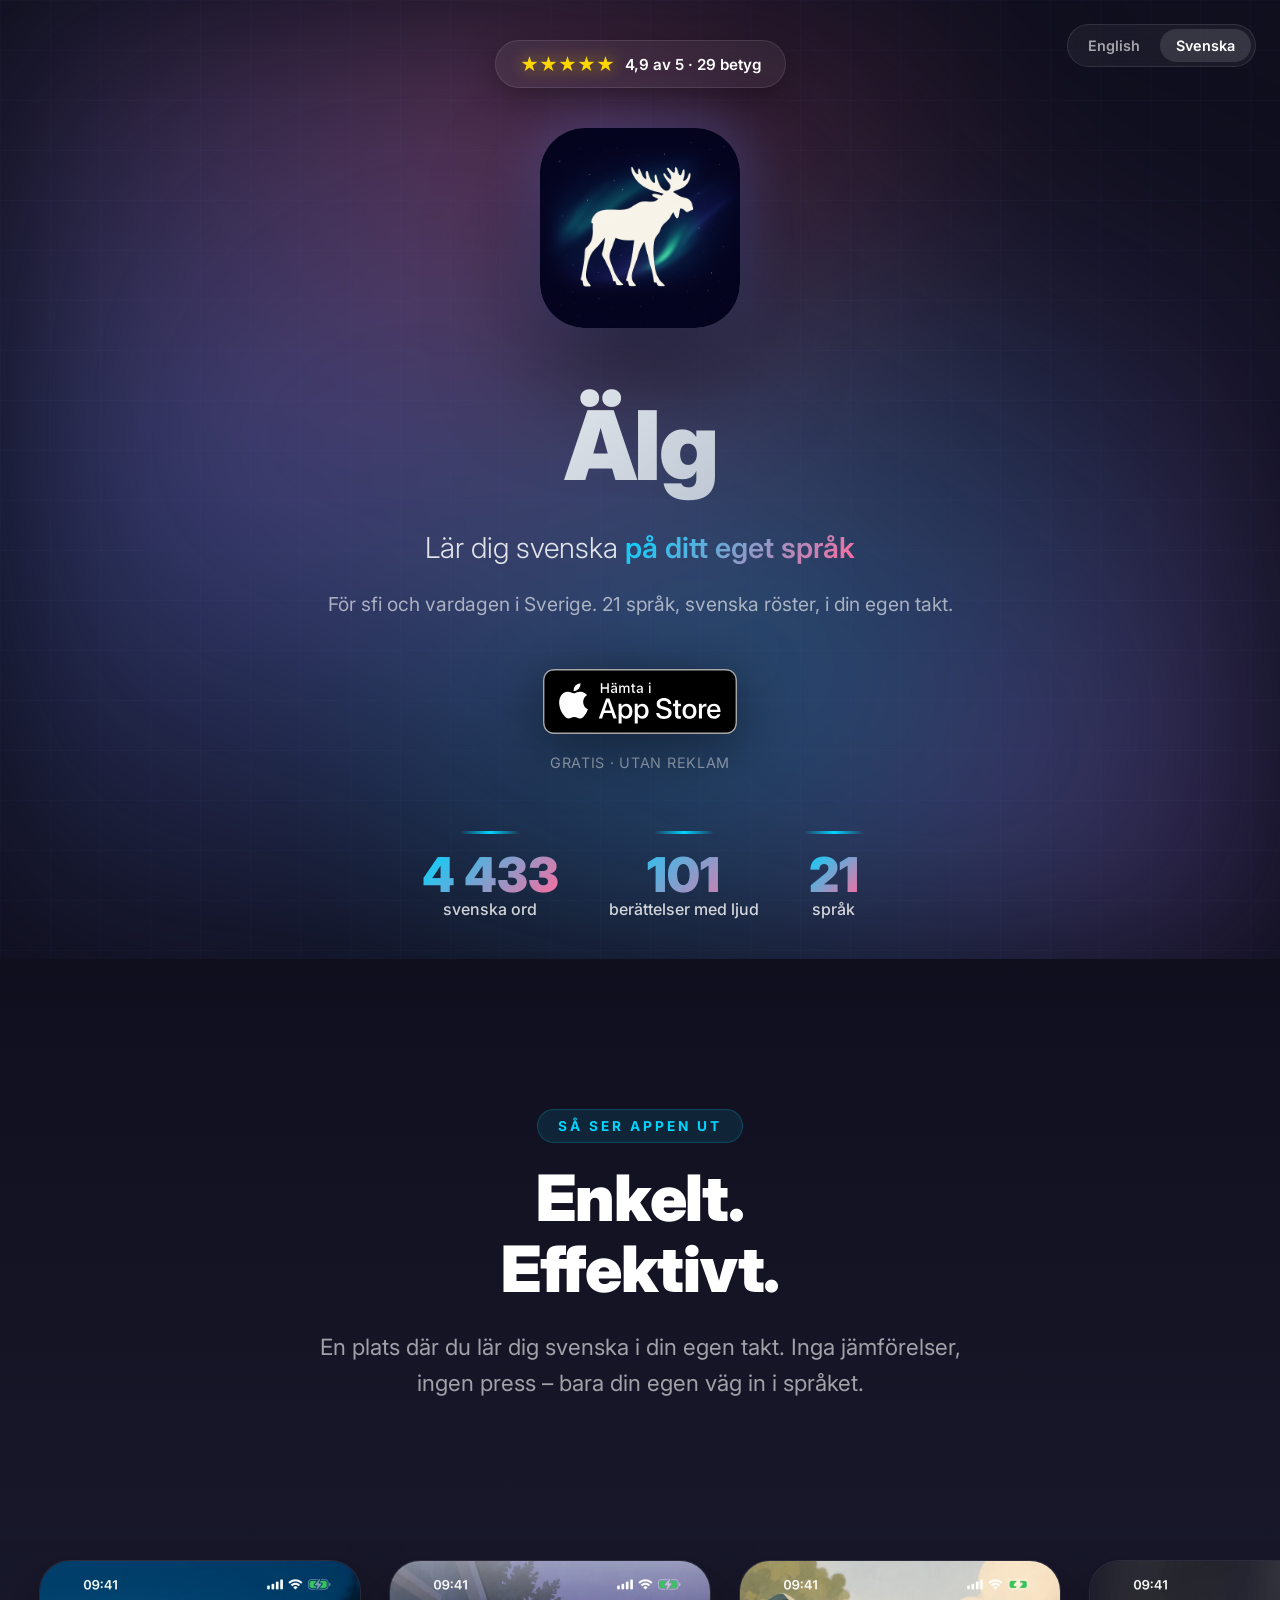
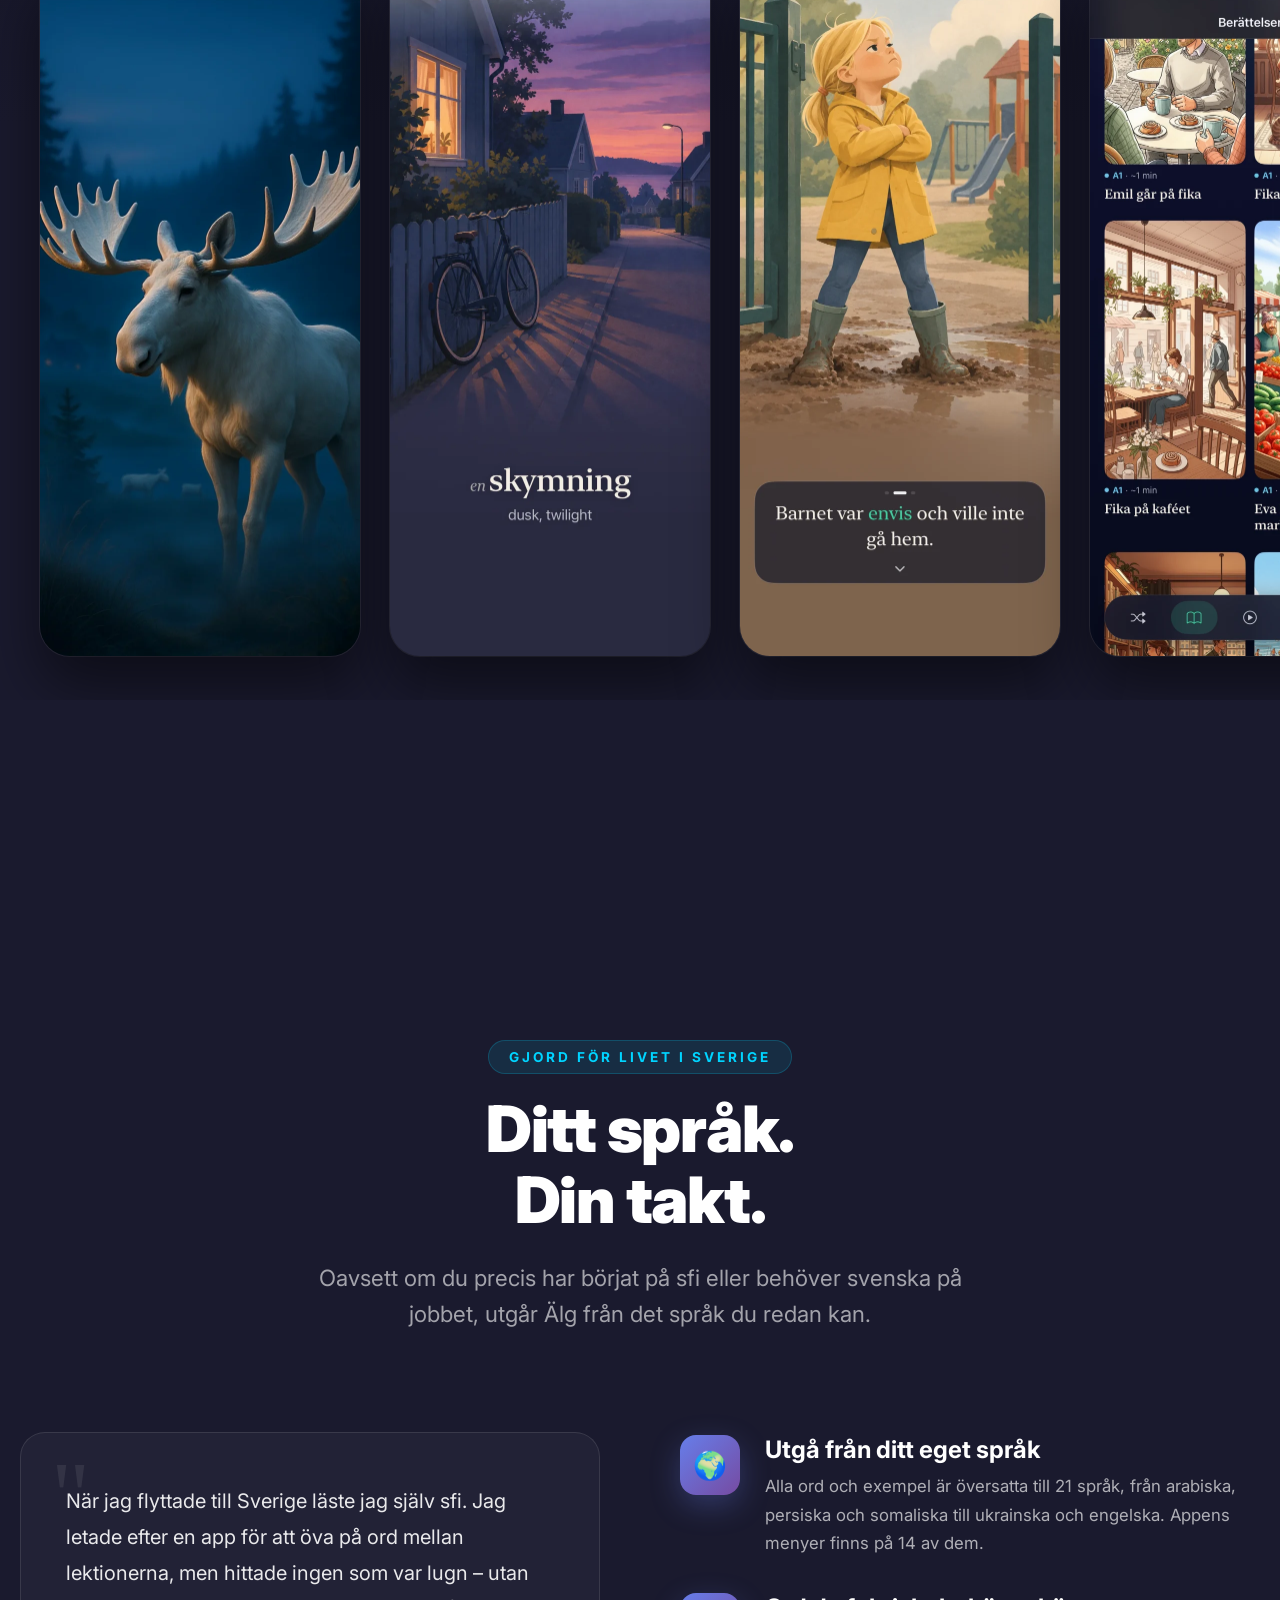
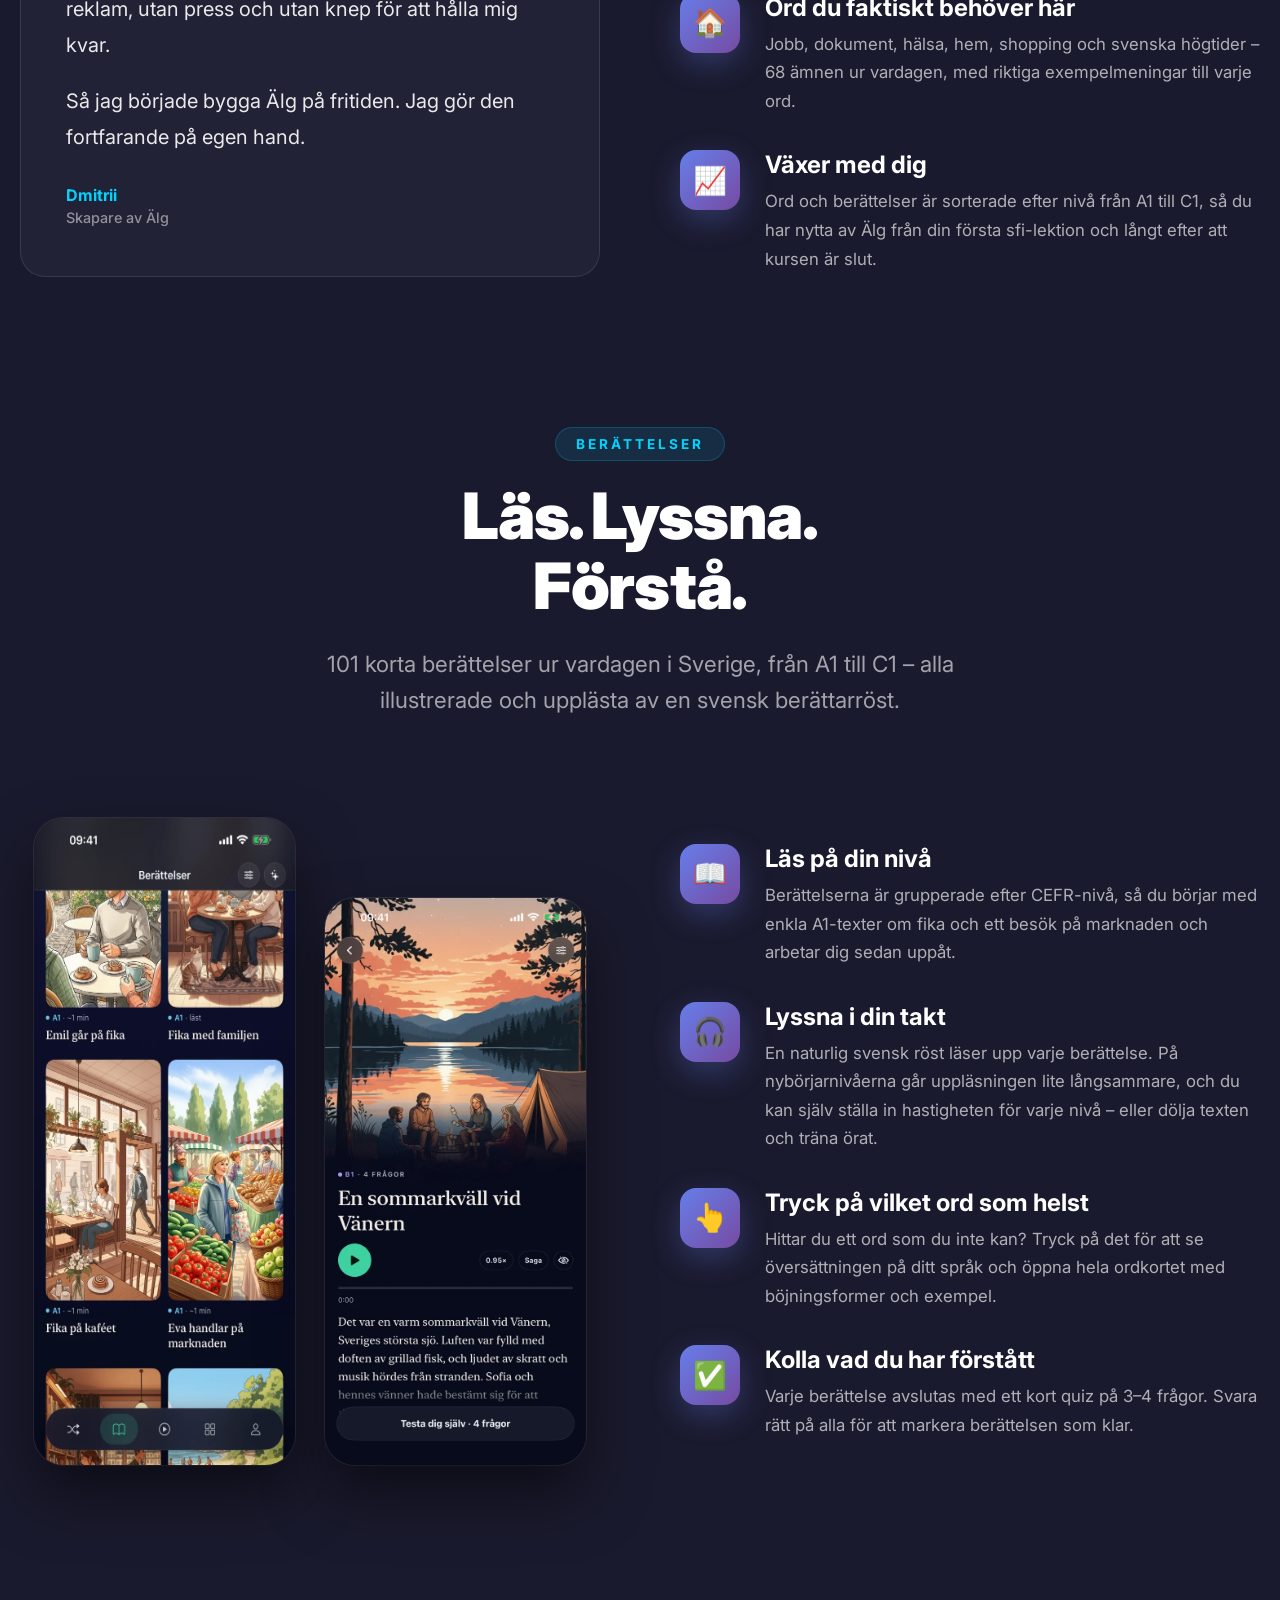
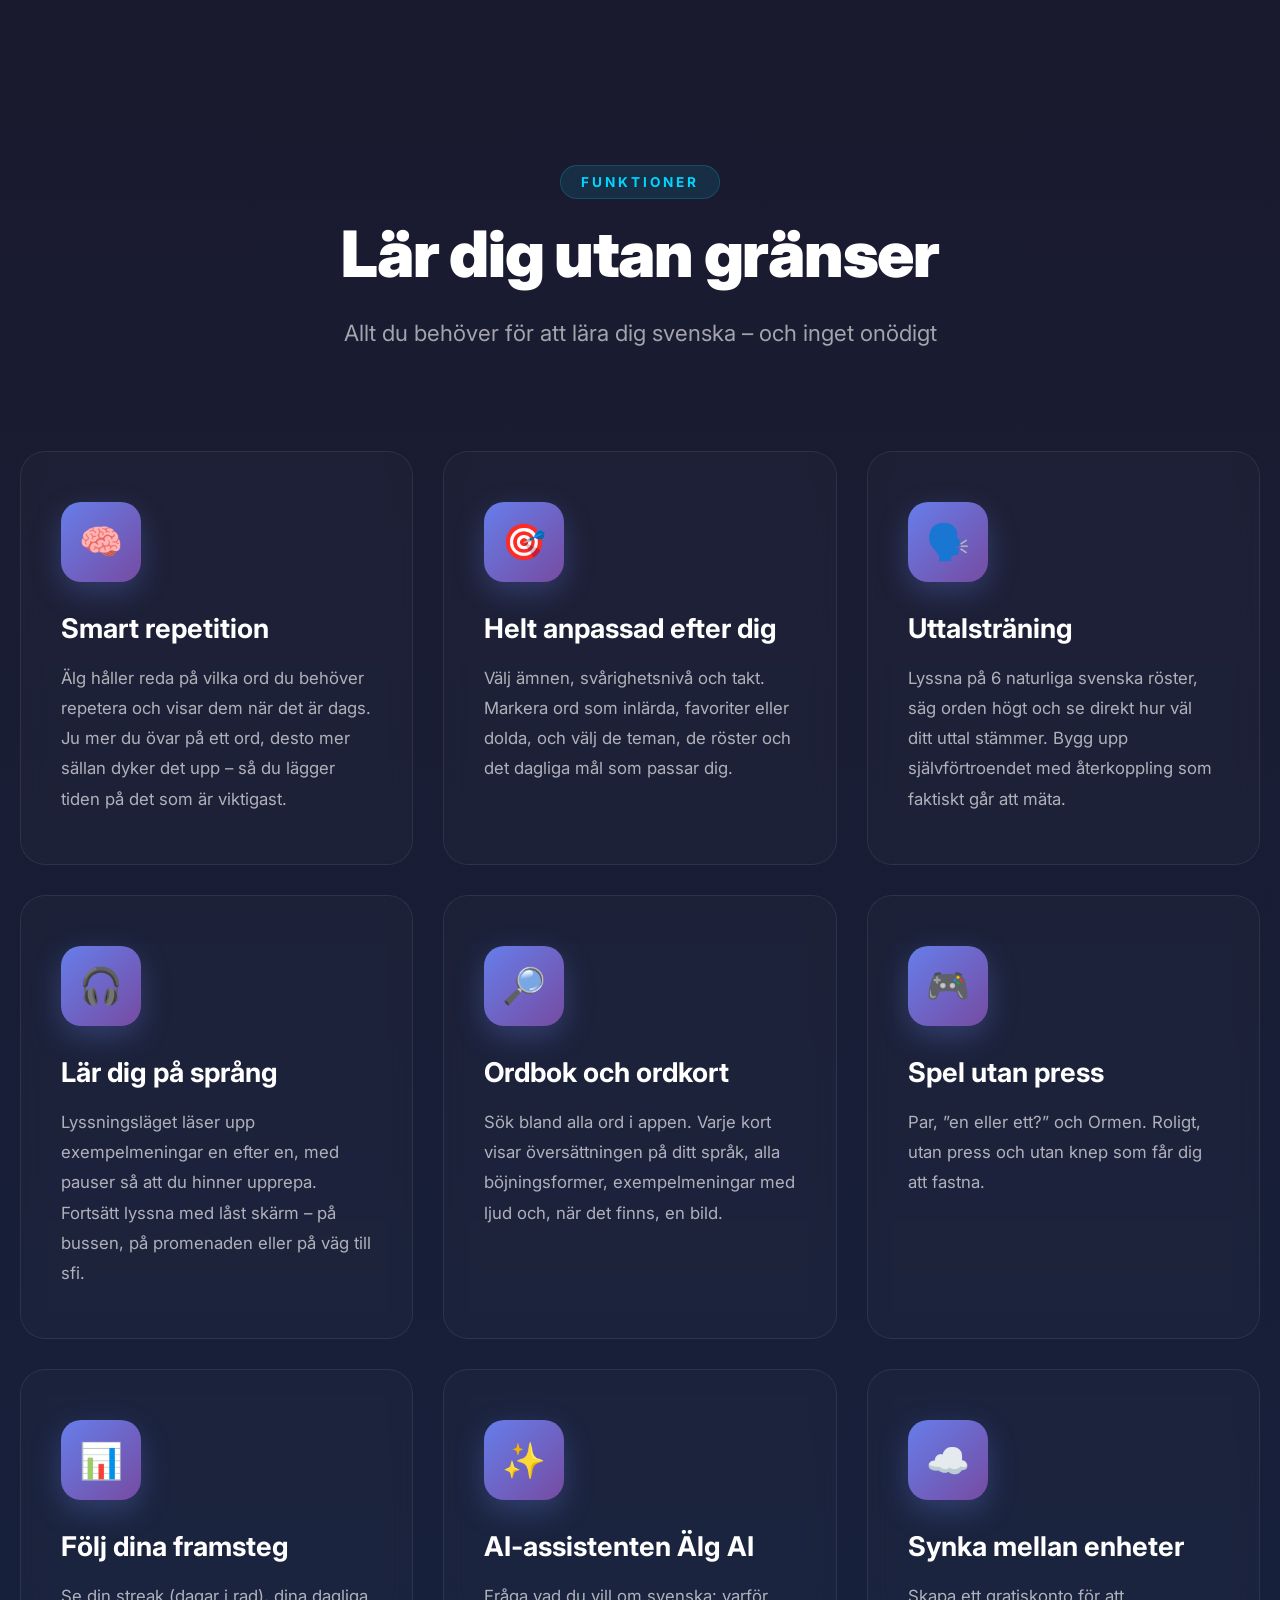
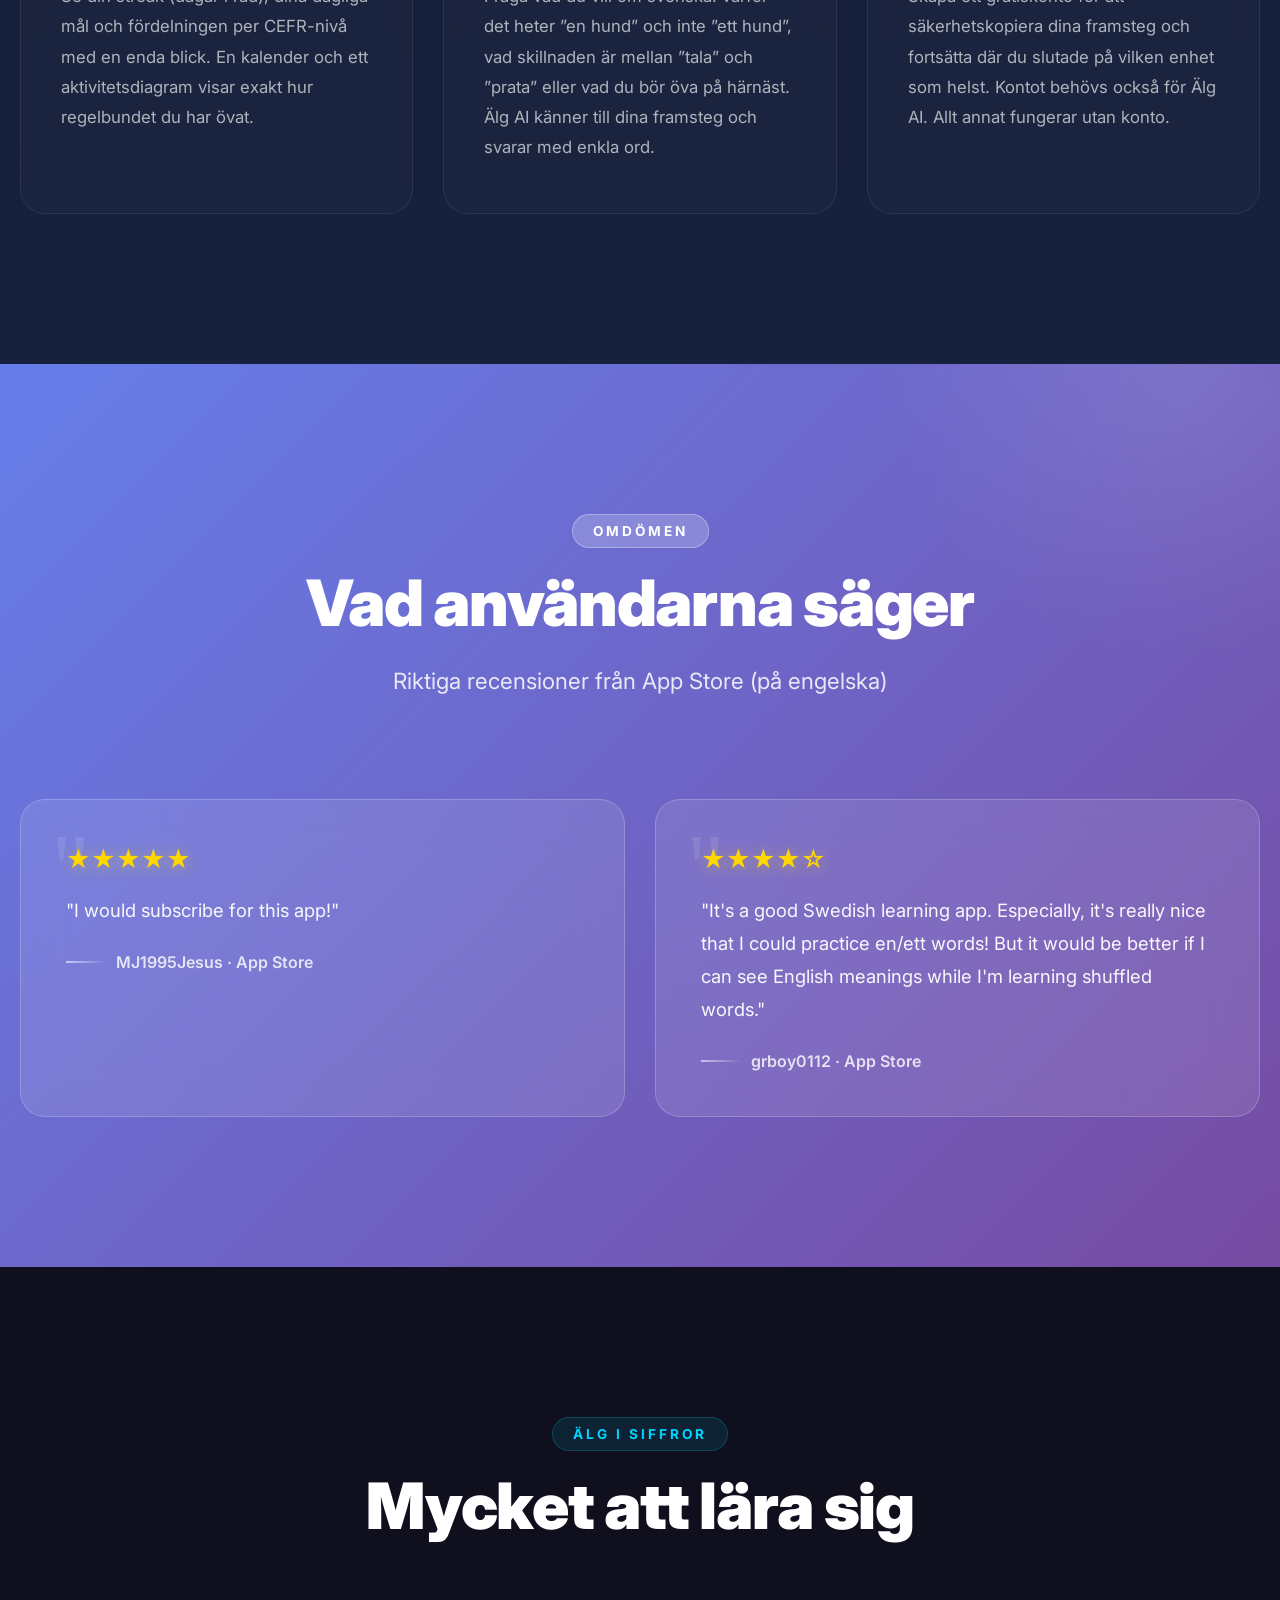
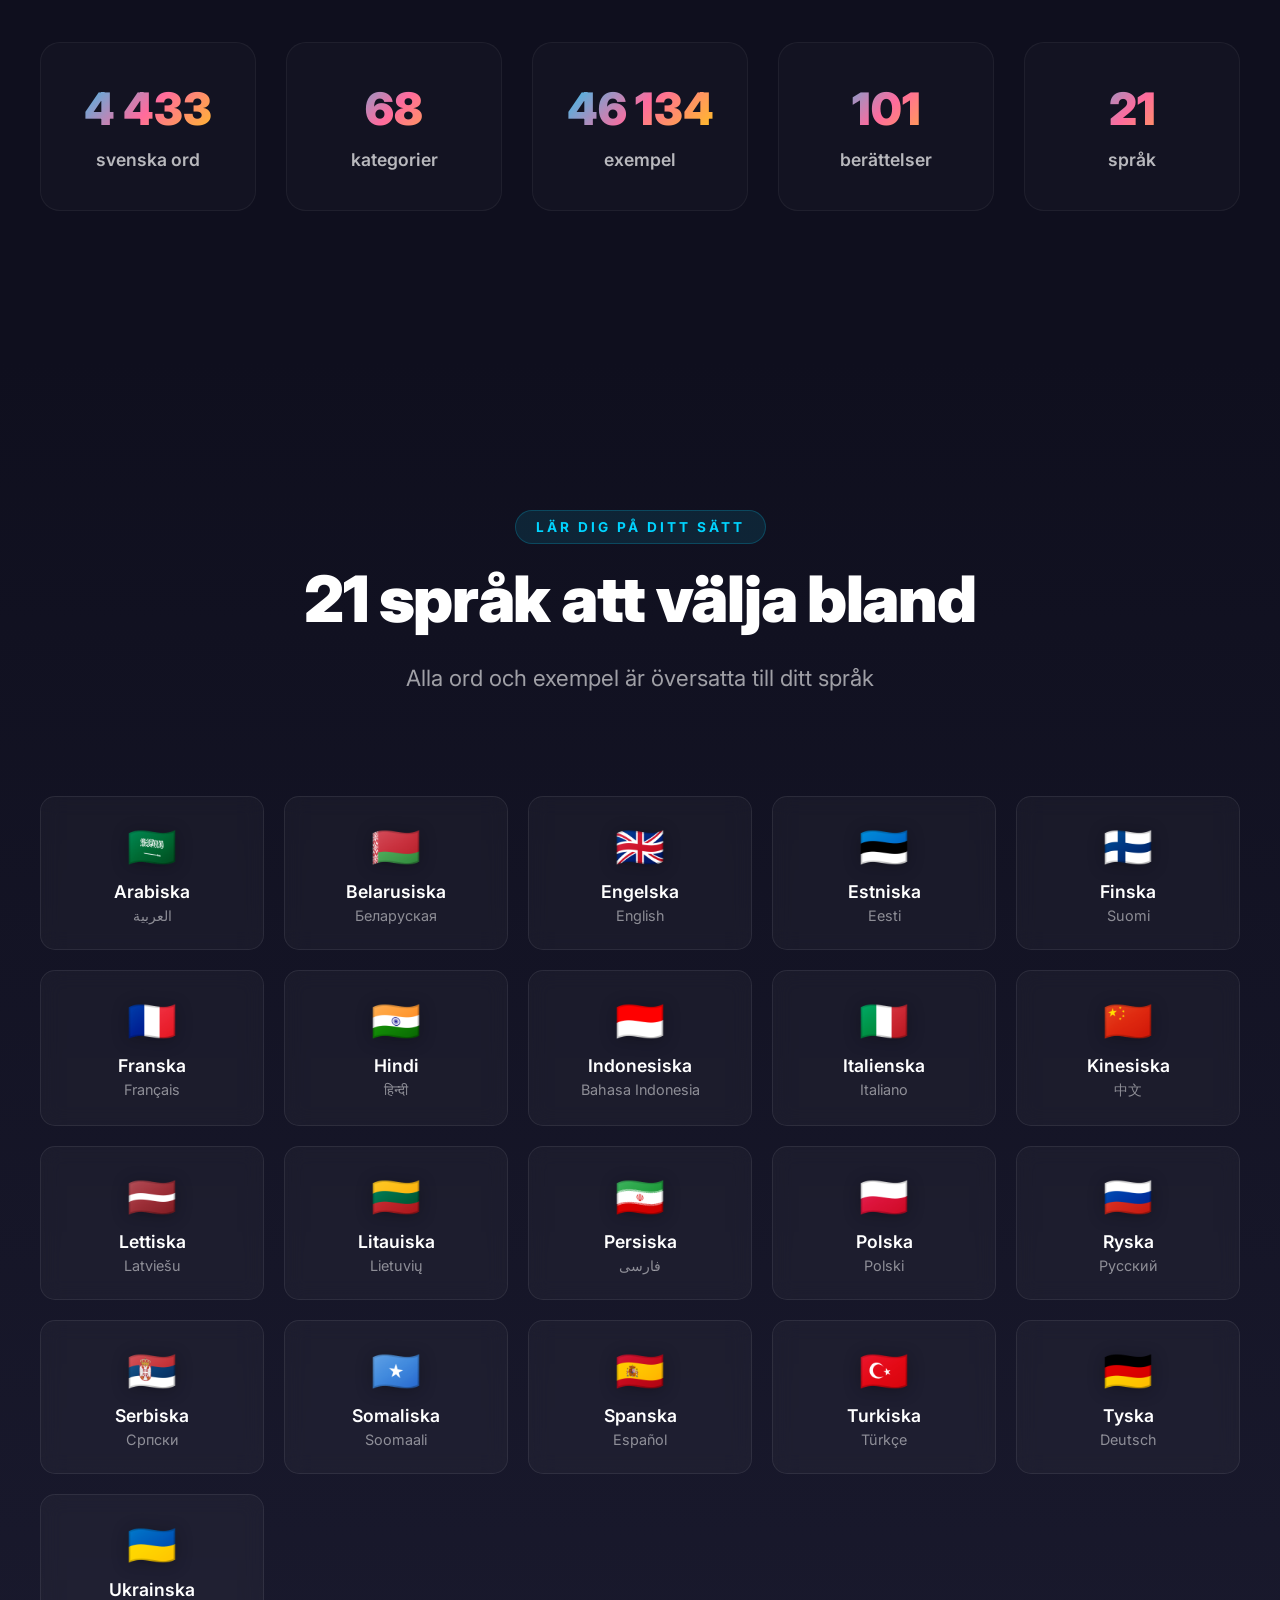
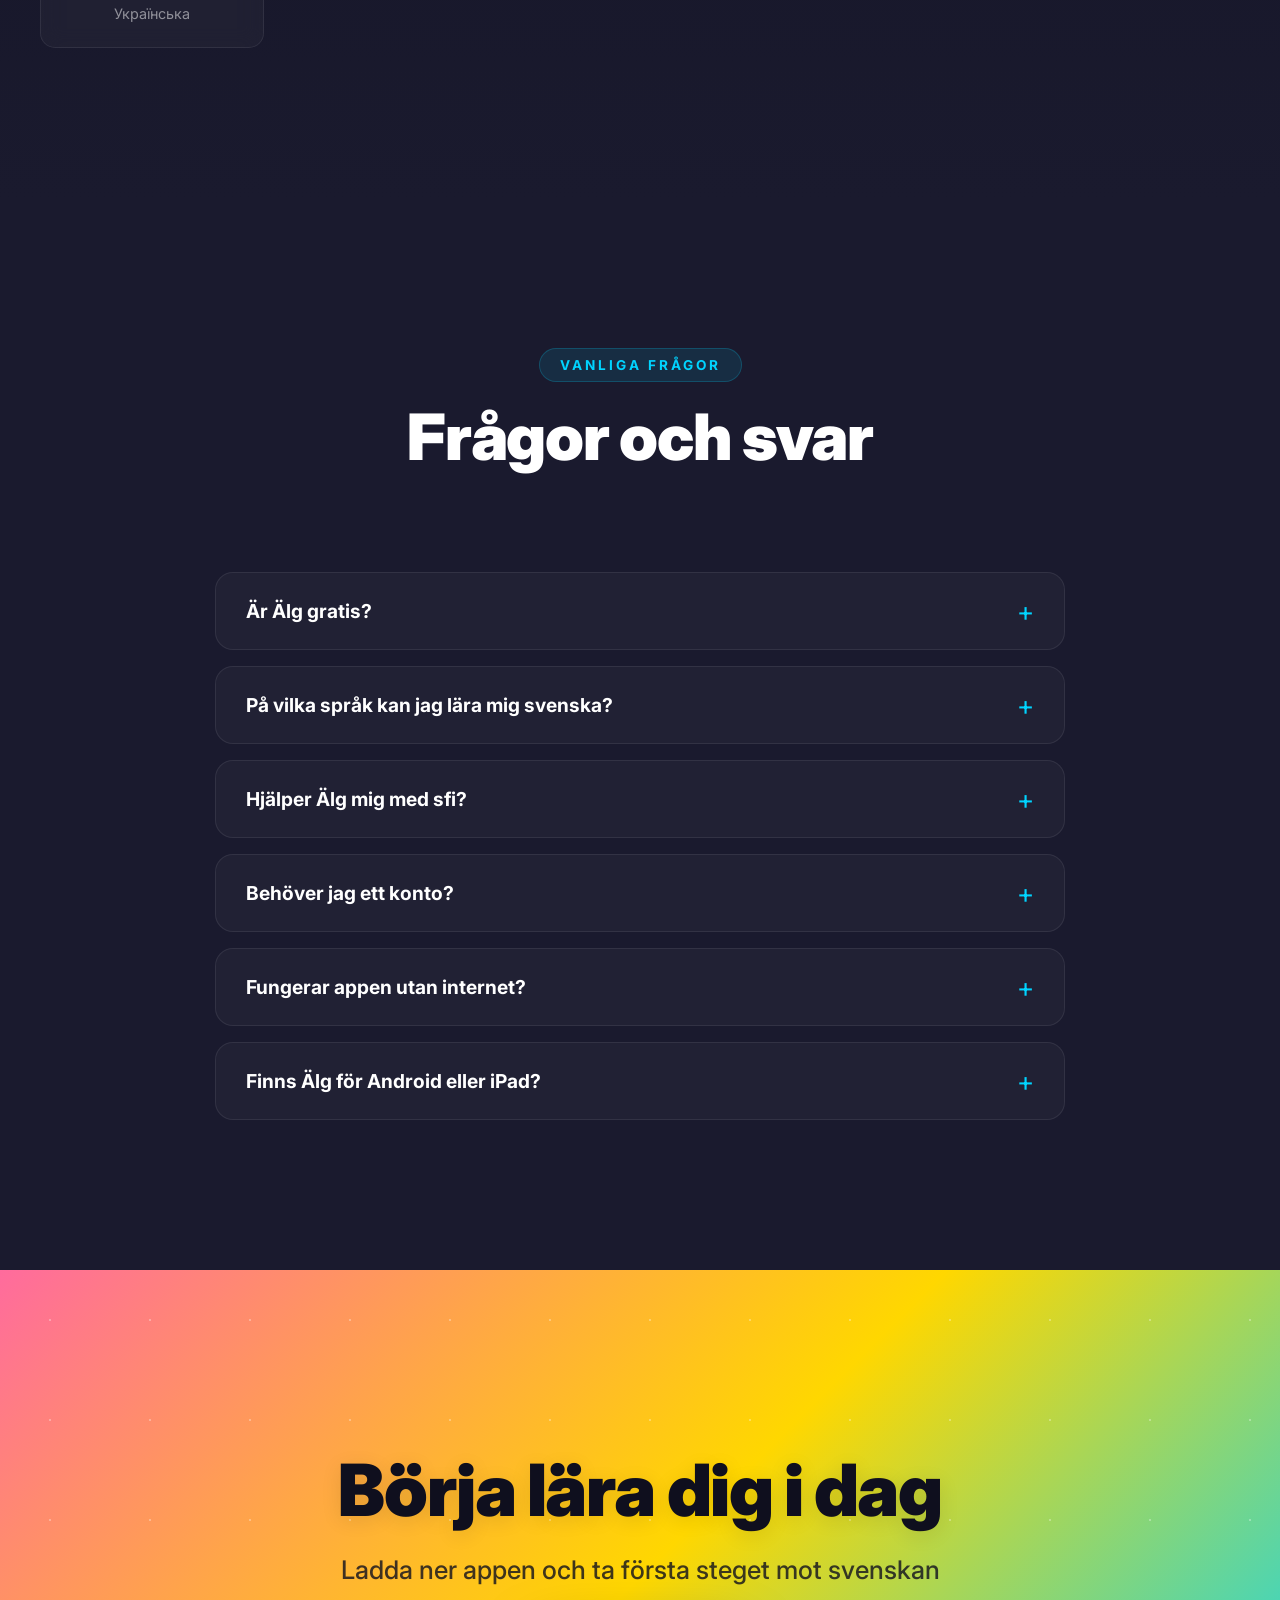
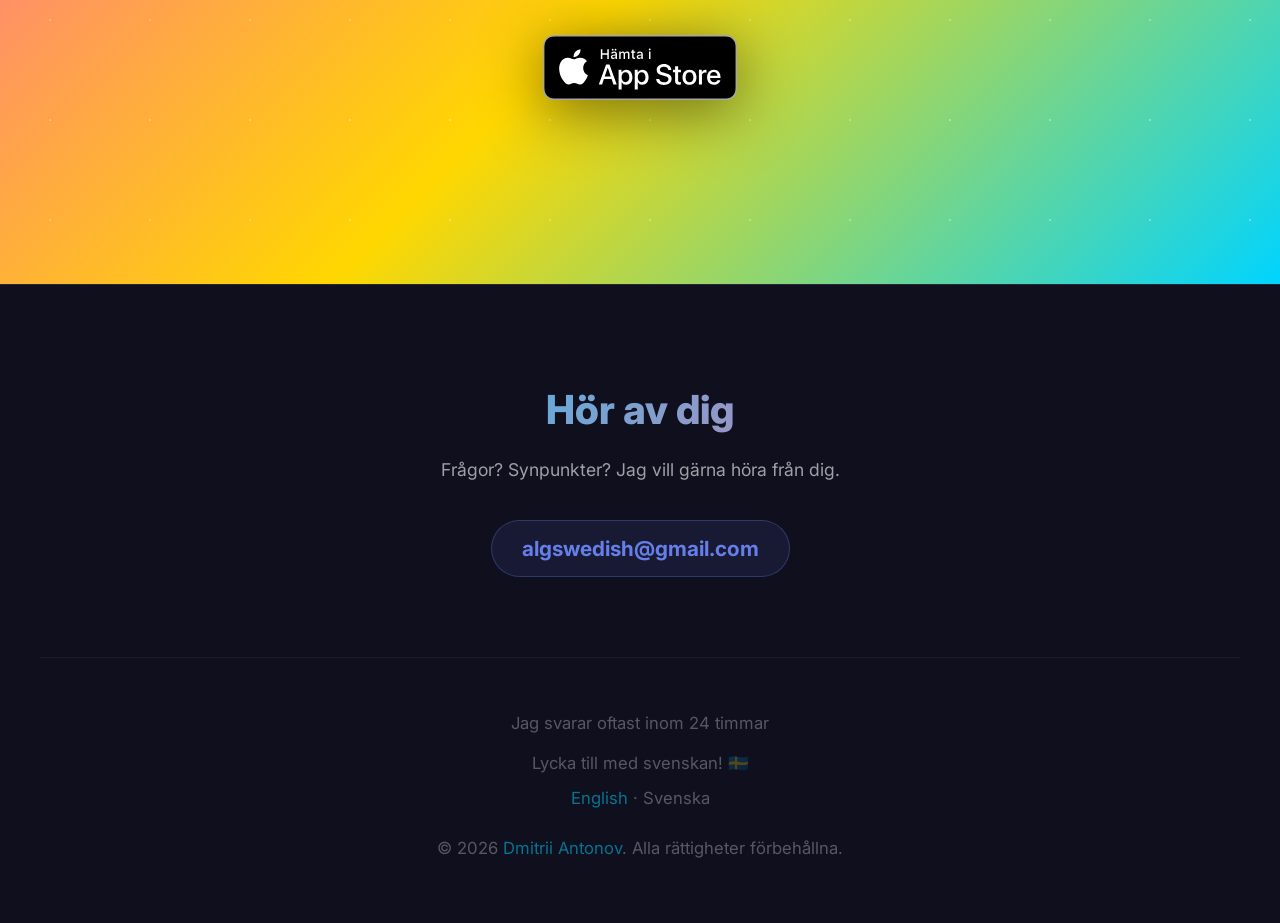
<file: sv/index.html>
<!DOCTYPE html>
<html lang="sv">
<head>
    <meta charset="UTF-8">
    <meta name="viewport" content="width=device-width, initial-scale=1.0">
    <title>Älg – Lär dig svenska på ditt eget språk · Sfi och livet i Sverige</title>

    <meta name="description" content="Lär dig svenska på ditt eget språk – välj bland 21 språk. Gratis, utan reklam. Över 4 000 ord och 101 berättelser med ljud för sfi och livet i Sverige.">
    <link rel="canonical" href="https://antonovdmitriy.github.io/algapp/sv/">
    <link rel="alternate" hreflang="en" href="https://antonovdmitriy.github.io/algapp/">
    <link rel="alternate" hreflang="sv" href="https://antonovdmitriy.github.io/algapp/sv/">
    <link rel="alternate" hreflang="x-default" href="https://antonovdmitriy.github.io/algapp/">

    <!-- Open Graph / Facebook -->
    <meta property="og:type" content="website">
    <meta property="og:site_name" content="Älg">
    <meta property="og:locale" content="sv_SE">
    <meta property="og:locale:alternate" content="en_US">
    <meta property="og:url" content="https://antonovdmitriy.github.io/algapp/sv/">
    <meta property="og:title" content="Älg – Lär dig svenska på ditt eget språk">
    <meta property="og:description" content="Lär dig svenska på ditt eget språk – välj bland 21 språk. Gratis, utan reklam. Över 4 000 ord och 101 berättelser med ljud för sfi och livet i Sverige.">
    <meta property="og:image" content="https://antonovdmitriy.github.io/algapp/images/og-cover.jpg">
    <meta property="og:image:width" content="1200">
    <meta property="og:image:height" content="630">
    <meta property="og:image:alt" content="Appen Älg: lär dig svenska på ditt eget språk. 21 språk, gratis, utan reklam.">

    <!-- Twitter -->
    <meta name="twitter:card" content="summary_large_image">
    <meta name="twitter:title" content="Älg – Lär dig svenska på ditt eget språk">
    <meta name="twitter:description" content="Lär dig svenska på ditt eget språk – välj bland 21 språk. Gratis, utan reklam. Över 4 000 ord och 101 berättelser med ljud för sfi och livet i Sverige.">
    <meta name="twitter:image" content="https://antonovdmitriy.github.io/algapp/images/og-cover.jpg">

    <link rel="stylesheet" href="../styles.css">
    <script type="application/ld+json">
{
    "@context": "https://schema.org",
    "@graph": [
        {
            "@type": "MobileApplication",
            "name": "Älg – Learn Swedish Words",
            "operatingSystem": "iOS 17.0 or later",
            "applicationCategory": "EducationalApplication",
            "url": "https://antonovdmitriy.github.io/algapp/sv/",
            "inLanguage": "sv",
            "installUrl": "https://apps.apple.com/se/app/%C3%A4lg-learn-swedish-words/id6746169818",
            "offers": {
                "@type": "Offer",
                "price": "0",
                "priceCurrency": "SEK"
            }
        },
        {
            "@type": "FAQPage",
            "mainEntity": [
                {
                    "@type": "Question",
                    "name": "Är Älg gratis?",
                    "acceptedAnswer": {
                        "@type": "Answer",
                        "text": "Ja. Älg är gratis att ladda ner och har ingen reklam. Alla ord, berättelser, ljud, spel och repetition är gratis att använda."
                    }
                },
                {
                    "@type": "Question",
                    "name": "På vilka språk kan jag lära mig svenska?",
                    "acceptedAnswer": {
                        "@type": "Answer",
                        "text": "Alla ord och exempel är översatta till 21 språk: arabiska, belarusiska, engelska, estniska, finska, franska, hindi, indonesiska, italienska, kinesiska, lettiska, litauiska, persiska, polska, ryska, serbiska, somaliska, spanska, turkiska, tyska och ukrainska. Appens menyer finns på 14 av dem. Om du väljer belarusiska, estniska, lettiska, litauiska, persiska, serbiska eller somaliska visas översättningarna på ditt språk och menyerna på engelska."
                    }
                },
                {
                    "@type": "Question",
                    "name": "Hjälper Älg mig med sfi?",
                    "acceptedAnswer": {
                        "@type": "Answer",
                        "text": "Älg är ingen officiell sfi-kurs, men appen är gjord för samma mål: svenska för vardagen i Sverige. Öva på orden från lektionerna, lyssna på svenska röster och läs korta berättelser på din nivå, från A1 till C1."
                    }
                },
                {
                    "@type": "Question",
                    "name": "Behöver jag ett konto?",
                    "acceptedAnswer": {
                        "@type": "Answer",
                        "text": "Nej. Du kan använda appen utan konto. Med ett gratiskonto säkerhetskopieras dina framsteg och synkas mellan dina enheter. Kontot behövs också för Älg AI."
                    }
                },
                {
                    "@type": "Question",
                    "name": "Fungerar appen utan internet?",
                    "acceptedAnswer": {
                        "@type": "Answer",
                        "text": "Ord, översättningar och berättelser sparas på din telefon. Ljudet laddas ner första gången du spelar upp det och finns sedan kvar på telefonen, så ett ord som du har lyssnat på en gång går att spela upp även utan internet."
                    }
                },
                {
                    "@type": "Question",
                    "name": "Finns Älg för Android eller iPad?",
                    "acceptedAnswer": {
                        "@type": "Answer",
                        "text": "Älg är gjord för iPhone och kräver iOS 17 eller senare. Det finns ingen Android-version än."
                    }
                }
            ]
        }
    ]
}
    </script>
</head>
<body>
    <!-- Hero Section -->
    <section class="hero">
        <div class="gradient-bg"></div>
        <div class="grid-overlay"></div>

        <nav class="lang-switch" aria-label="Språk">
            <a href="../" hreflang="en" lang="en">English</a>
            <span class="lang-current" aria-current="page">Svenska</span>
        </nav>

        <div class="hero-content">
            <div class="hero-badge">
                <span class="star-rating">★★★★★</span>
                <span>4,9 av 5 · 29 betyg</span>
            </div>

            <div class="app-icon-container">
                <img src="../image.png" alt="Appikonen för Älg" class="app-icon-3d">
            </div>

            <h1>Älg</h1>
            <p class="hero-subtitle">Lär dig svenska <span>på ditt eget språk</span></p>
            <p class="hero-tagline">För sfi och vardagen i Sverige. 21 språk, svenska röster, i din egen takt.</p>

            <a href="https://apps.apple.com/se/app/%C3%A4lg-learn-swedish-words/id6746169818" class="btn-app-store">
                <img src="../images/app-store-badge-sv.svg" alt="Hämta i App Store">
            </a>
            <p style="color: rgba(255,255,255,0.5); margin-top: 16px; font-size: 0.9em; letter-spacing: 0.05em;">GRATIS · UTAN REKLAM</p>

            <div class="hero-stats">
                <div class="hero-stat">
                    <span class="hero-stat-number">4&nbsp;433</span>
                    <span class="hero-stat-label">svenska ord</span>
                </div>
                <div class="hero-stat">
                    <span class="hero-stat-number">101</span>
                    <span class="hero-stat-label">berättelser med ljud</span>
                </div>
                <div class="hero-stat">
                    <span class="hero-stat-number">21</span>
                    <span class="hero-stat-label">språk</span>
                </div>
            </div>
        </div>
    </section>

    <!-- Screenshots Gallery -->
    <section class="bento-section">
        <div class="container">
            <div class="section-header reveal">
                <div class="section-label">Så ser appen ut</div>
                <h2 class="section-title">Enkelt.<br>Effektivt.</h2>
                <p class="section-description">En plats där du lär dig svenska i din egen takt. Inga jämförelser, ingen press – bara din egen väg in i språket.</p>
            </div>

            <div class="screenshots-gallery reveal">
                <div class="gallery-track">
                    <div class="gallery-item">
                        <img src="../images/splash.webp" alt="Välkomstskärm med en älg" width="640" height="1391">
                    </div>
                    <div class="gallery-item">
                        <img src="../images/sv/word_skymning.webp" alt="Ordkort: en skymning med bild" width="640" height="1391">
                    </div>
                    <div class="gallery-item">
                        <img src="../images/word_envis.webp" alt="Exempelmening: Barnet var envis och ville inte gå hem" width="640" height="1391">
                    </div>
                    <div class="gallery-item">
                        <img src="../images/sv/stories.webp" alt="Illustrerade berättelser efter nivå" width="640" height="1391">
                    </div>
                    <div class="gallery-item">
                        <img src="../images/sv/story.webp" alt="En berättelse med bild, text och ljud" width="640" height="1391" loading="lazy">
                    </div>
                    <div class="gallery-item">
                        <img src="../images/sv/ai_chat.webp" alt="Älg AI förklarar tala och prata" width="640" height="1391" loading="lazy">
                    </div>
                    <div class="gallery-item">
                        <img src="../images/sv/pronunciation.webp" alt="Uttal: säg frasen och få ett resultat" width="640" height="1391" loading="lazy">
                    </div>
                    <div class="gallery-item">
                        <img src="../images/sv/player.webp" alt="Lyssningsläget läser fraser högt" width="640" height="1391" loading="lazy">
                    </div>
                    <div class="gallery-item">
                        <img src="../images/sv/pairs.webp" alt="Par: para ihop ord och översättning" width="640" height="1391" loading="lazy">
                    </div>
                    <div class="gallery-item">
                        <img src="../images/snake.webp" alt="Ormen: bygg ordet av bokstäver" width="640" height="1391" loading="lazy">
                    </div>
                    <div class="gallery-item">
                        <img src="../images/en_ett.webp" alt="en eller ett? Välj artikel" width="640" height="1391" loading="lazy">
                    </div>
                    <div class="gallery-item">
                        <img src="../images/dictionary.webp" alt="Ordbok med 4 433 ord" width="640" height="1391" loading="lazy">
                    </div>
                    <div class="gallery-item">
                        <img src="../images/sv/profile.webp" alt="Profil: svit, dagsmål och framsteg" width="640" height="1391" loading="lazy">
                    </div>
                    <div class="gallery-item">
                        <img src="../images/level_up.webp" alt="Nivå A1 klar" width="640" height="1391" loading="lazy">
                    </div>
                </div>
            </div>
        </div>
    </section>

    <!-- Life in Sweden Section -->
    <section class="sweden-section" id="sfi">
        <div class="container">
            <div class="section-header reveal">
                <div class="section-label">Gjord för livet i Sverige</div>
                <h2 class="section-title">Ditt språk.<br>Din takt.</h2>
                <p class="section-description">Oavsett om du precis har börjat på sfi eller behöver svenska på jobbet, utgår Älg från det språk du redan kan.</p>
            </div>

            <div class="stories-layout">
                <div class="founder-card reveal">
                    <p class="founder-quote">När jag flyttade till Sverige läste jag själv sfi. Jag letade efter en app för att öva på ord mellan lektionerna, men hittade ingen som var lugn – utan reklam, utan press och utan knep för att hålla mig kvar.</p>
                    <p class="founder-quote">Så jag började bygga Älg på fritiden. Jag gör den fortfarande på egen hand.</p>
                    <p class="founder-name">Dmitrii<span>Skapare av Älg</span></p>
                </div>

                <ul class="stories-steps reveal">
                    <li>
                        <div class="stories-step-icon">🌍</div>
                        <div>
                            <h3>Utgå från ditt eget språk</h3>
                            <p>Alla ord och exempel är översatta till 21 språk, från arabiska, persiska och somaliska till ukrainska och engelska. Appens menyer finns på 14 av dem.</p>
                        </div>
                    </li>
                    <li>
                        <div class="stories-step-icon">🏠</div>
                        <div>
                            <h3>Ord du faktiskt behöver här</h3>
                            <p>Jobb, dokument, hälsa, hem, shopping och svenska högtider – 68 ämnen ur vardagen, med riktiga exempelmeningar till varje ord.</p>
                        </div>
                    </li>
                    <li>
                        <div class="stories-step-icon">📈</div>
                        <div>
                            <h3>Växer med dig</h3>
                            <p>Ord och berättelser är sorterade efter nivå från A1 till C1, så du har nytta av Älg från din första sfi-lektion och långt efter att kursen är slut.</p>
                        </div>
                    </li>
                </ul>
            </div>
        </div>
    </section>

    <!-- Stories Section -->
    <section class="stories-section" id="stories">
        <div class="container">
            <div class="section-header reveal">
                <div class="section-label">Berättelser</div>
                <h2 class="section-title">Läs. Lyssna.<br>Förstå.</h2>
                <p class="section-description">101 korta berättelser ur vardagen i Sverige, från A1 till C1 – alla illustrerade och upplästa av en svensk berättarröst.</p>
            </div>

            <div class="stories-layout">
                <div class="stories-phones reveal">
                    <img src="../images/sv/stories.webp" alt="Illustrerade berättelser efter nivå" width="640" height="1391" loading="lazy">
                    <img src="../images/sv/story.webp" alt="En berättelse med bild, text och ljud" width="640" height="1391" loading="lazy">
                </div>

                <ul class="stories-steps reveal">
                    <li>
                        <div class="stories-step-icon">📖</div>
                        <div>
                            <h3>Läs på din nivå</h3>
                            <p>Berättelserna är grupperade efter CEFR-nivå, så du börjar med enkla A1-texter om fika och ett besök på marknaden och arbetar dig sedan uppåt.</p>
                        </div>
                    </li>
                    <li>
                        <div class="stories-step-icon">🎧</div>
                        <div>
                            <h3>Lyssna i din takt</h3>
                            <p>En naturlig svensk röst läser upp varje berättelse. På nybörjarnivåerna går uppläsningen lite långsammare, och du kan själv ställa in hastigheten för varje nivå – eller dölja texten och träna örat.</p>
                        </div>
                    </li>
                    <li>
                        <div class="stories-step-icon">👆</div>
                        <div>
                            <h3>Tryck på vilket ord som helst</h3>
                            <p>Hittar du ett ord som du inte kan? Tryck på det för att se översättningen på ditt språk och öppna hela ordkortet med böjningsformer och exempel.</p>
                        </div>
                    </li>
                    <li>
                        <div class="stories-step-icon">✅</div>
                        <div>
                            <h3>Kolla vad du har förstått</h3>
                            <p>Varje berättelse avslutas med ett kort quiz på 3–4 frågor. Svara rätt på alla för att markera berättelsen som klar.</p>
                        </div>
                    </li>
                </ul>
            </div>
        </div>
    </section>

    <!-- Features Section -->
    <section class="features-section">
        <div class="container">
            <div class="section-header reveal">
                <div class="section-label">Funktioner</div>
                <h2 class="section-title">Lär dig utan gränser</h2>
                <p class="section-description">Allt du behöver för att lära dig svenska – och inget onödigt</p>
            </div>

            <div class="features-grid">
                <div class="feature-card reveal">
                    <div class="feature-icon-wrapper">🧠</div>
                    <h3>Smart repetition</h3>
                    <p>Älg håller reda på vilka ord du behöver repetera och visar dem när det är dags. Ju mer du övar på ett ord, desto mer sällan dyker det upp – så du lägger tiden på det som är viktigast.</p>
                </div>

                <div class="feature-card reveal">
                    <div class="feature-icon-wrapper">🎯</div>
                    <h3>Helt anpassad efter dig</h3>
                    <p>Välj ämnen, svårighetsnivå och takt. Markera ord som inlärda, favoriter eller dolda, och välj de teman, de röster och det dagliga mål som passar dig.</p>
                </div>

                <div class="feature-card reveal">
                    <div class="feature-icon-wrapper">🗣️</div>
                    <h3>Uttalsträning</h3>
                    <p>Lyssna på 6 naturliga svenska röster, säg orden högt och se direkt hur väl ditt uttal stämmer. Bygg upp självförtroendet med återkoppling som faktiskt går att mäta.</p>
                </div>

                <div class="feature-card reveal">
                    <div class="feature-icon-wrapper">🎧</div>
                    <h3>Lär dig på språng</h3>
                    <p>Lyssningsläget läser upp exempelmeningar en efter en, med pauser så att du hinner upprepa. Fortsätt lyssna med låst skärm – på bussen, på promenaden eller på väg till sfi.</p>
                </div>

                <div class="feature-card reveal">
                    <div class="feature-icon-wrapper">🔎</div>
                    <h3>Ordbok och ordkort</h3>
                    <p>Sök bland alla ord i appen. Varje kort visar översättningen på ditt språk, alla böjningsformer, exempelmeningar med ljud och, när det finns, en bild.</p>
                </div>

                <div class="feature-card reveal">
                    <div class="feature-icon-wrapper">🎮</div>
                    <h3>Spel utan press</h3>
                    <p>Par, ”en eller ett?” och Ormen. Roligt, utan press och utan knep som får dig att fastna.</p>
                </div>

                <div class="feature-card reveal">
                    <div class="feature-icon-wrapper">📊</div>
                    <h3>Följ dina framsteg</h3>
                    <p>Se din streak (dagar i rad), dina dagliga mål och fördelningen per CEFR-nivå med en enda blick. En kalender och ett aktivitetsdiagram visar exakt hur regelbundet du har övat.</p>
                </div>

                <div class="feature-card reveal">
                    <div class="feature-icon-wrapper">✨</div>
                    <h3>AI-assistenten Älg AI</h3>
                    <p>Fråga vad du vill om svenska: varför det heter ”en hund” och inte ”ett hund”, vad skillnaden är mellan ”tala” och ”prata” eller vad du bör öva på härnäst. Älg AI känner till dina framsteg och svarar med enkla ord.</p>
                </div>

                <div class="feature-card reveal">
                    <div class="feature-icon-wrapper">☁️</div>
                    <h3>Synka mellan enheter</h3>
                    <p>Skapa ett gratiskonto för att säkerhetskopiera dina framsteg och fortsätta där du slutade på vilken enhet som helst. Kontot behövs också för Älg AI. Allt annat fungerar utan konto.</p>
                </div>
            </div>
        </div>
    </section>

    <!-- Testimonials -->
    <section class="testimonials-section">
        <div class="container">
            <div class="section-header reveal">
                <div class="section-label" style="background: rgba(255,255,255,0.2); border-color: rgba(255,255,255,0.3); color: white;">Omdömen</div>
                <h2 class="section-title" style="color: white;">Vad användarna säger</h2>
                <p class="section-description" style="color: rgba(255,255,255,0.85);">Riktiga recensioner från App Store (på engelska)</p>
            </div>

            <div class="testimonials-grid">
                <div class="testimonial-card reveal">
                    <div class="testimonial-stars">★★★★★</div>
                    <p class="testimonial-text" lang="en">"I would subscribe for this app!"</p>
                    <p class="testimonial-author">MJ1995Jesus · App Store</p>
                </div>

                <div class="testimonial-card reveal">
                    <div class="testimonial-stars">★★★★☆</div>
                    <p class="testimonial-text" lang="en">"It's a good Swedish learning app. Especially, it's really nice that I could practice en/ett words! But it would be better if I can see English meanings while I'm learning shuffled words."</p>
                    <p class="testimonial-author">grboy0112 · App Store</p>
                </div>
            </div>
        </div>
    </section>

    <!-- Stats Section -->
    <section class="stats-section">
        <div class="container">
            <div class="section-header reveal">
                <div class="section-label">Älg i siffror</div>
                <h2 class="section-title" style="color: white;">Mycket att lära sig</h2>
            </div>

            <div class="stats-grid">
                <div class="stat-card reveal">
                    <span class="stat-number">4&nbsp;433</span>
                    <span class="stat-label">svenska ord</span>
                </div>
                <div class="stat-card reveal">
                    <span class="stat-number">68</span>
                    <span class="stat-label">kategorier</span>
                </div>
                <div class="stat-card reveal">
                    <span class="stat-number">46&nbsp;134</span>
                    <span class="stat-label">exempel</span>
                </div>
                <div class="stat-card reveal">
                    <span class="stat-number">101</span>
                    <span class="stat-label">berättelser</span>
                </div>
                <div class="stat-card reveal">
                    <span class="stat-number">21</span>
                    <span class="stat-label">språk</span>
                </div>
            </div>
        </div>
    </section>

    <!-- Languages Section -->
    <section class="languages-section">
        <div class="container">
            <div class="section-header reveal">
                <div class="section-label">Lär dig på ditt sätt</div>
                <h2 class="section-title" style="color: white;">21 språk att välja bland</h2>
                <p class="section-description" style="color: rgba(255, 255, 255, 0.6);">Alla ord och exempel är översatta till ditt språk</p>
            </div>

            <div class="languages-grid">
                <div class="language-card reveal">
                    <span class="language-flag">🇸🇦</span>
                    <div class="language-name">Arabiska</div>
                    <div class="language-native">العربية</div>
                </div>
                <div class="language-card reveal">
                    <span class="language-flag">🇧🇾</span>
                    <div class="language-name">Belarusiska</div>
                    <div class="language-native">Беларуская</div>
                </div>
                <div class="language-card reveal">
                    <span class="language-flag">🇬🇧</span>
                    <div class="language-name">Engelska</div>
                    <div class="language-native">English</div>
                </div>
                <div class="language-card reveal">
                    <span class="language-flag">🇪🇪</span>
                    <div class="language-name">Estniska</div>
                    <div class="language-native">Eesti</div>
                </div>
                <div class="language-card reveal">
                    <span class="language-flag">🇫🇮</span>
                    <div class="language-name">Finska</div>
                    <div class="language-native">Suomi</div>
                </div>
                <div class="language-card reveal">
                    <span class="language-flag">🇫🇷</span>
                    <div class="language-name">Franska</div>
                    <div class="language-native">Français</div>
                </div>
                <div class="language-card reveal">
                    <span class="language-flag">🇮🇳</span>
                    <div class="language-name">Hindi</div>
                    <div class="language-native">हिन्दी</div>
                </div>
                <div class="language-card reveal">
                    <span class="language-flag">🇮🇩</span>
                    <div class="language-name">Indonesiska</div>
                    <div class="language-native">Bahasa Indonesia</div>
                </div>
                <div class="language-card reveal">
                    <span class="language-flag">🇮🇹</span>
                    <div class="language-name">Italienska</div>
                    <div class="language-native">Italiano</div>
                </div>
                <div class="language-card reveal">
                    <span class="language-flag">🇨🇳</span>
                    <div class="language-name">Kinesiska</div>
                    <div class="language-native">中文</div>
                </div>
                <div class="language-card reveal">
                    <span class="language-flag">🇱🇻</span>
                    <div class="language-name">Lettiska</div>
                    <div class="language-native">Latviešu</div>
                </div>
                <div class="language-card reveal">
                    <span class="language-flag">🇱🇹</span>
                    <div class="language-name">Litauiska</div>
                    <div class="language-native">Lietuvių</div>
                </div>
                <div class="language-card reveal">
                    <span class="language-flag">🇮🇷</span>
                    <div class="language-name">Persiska</div>
                    <div class="language-native">فارسی</div>
                </div>
                <div class="language-card reveal">
                    <span class="language-flag">🇵🇱</span>
                    <div class="language-name">Polska</div>
                    <div class="language-native">Polski</div>
                </div>
                <div class="language-card reveal">
                    <span class="language-flag">🇷🇺</span>
                    <div class="language-name">Ryska</div>
                    <div class="language-native">Русский</div>
                </div>
                <div class="language-card reveal">
                    <span class="language-flag">🇷🇸</span>
                    <div class="language-name">Serbiska</div>
                    <div class="language-native">Српски</div>
                </div>
                <div class="language-card reveal">
                    <span class="language-flag">🇸🇴</span>
                    <div class="language-name">Somaliska</div>
                    <div class="language-native">Soomaali</div>
                </div>
                <div class="language-card reveal">
                    <span class="language-flag">🇪🇸</span>
                    <div class="language-name">Spanska</div>
                    <div class="language-native">Español</div>
                </div>
                <div class="language-card reveal">
                    <span class="language-flag">🇹🇷</span>
                    <div class="language-name">Turkiska</div>
                    <div class="language-native">Türkçe</div>
                </div>
                <div class="language-card reveal">
                    <span class="language-flag">🇩🇪</span>
                    <div class="language-name">Tyska</div>
                    <div class="language-native">Deutsch</div>
                </div>
                <div class="language-card reveal">
                    <span class="language-flag">🇺🇦</span>
                    <div class="language-name">Ukrainska</div>
                    <div class="language-native">Українська</div>
                </div>
            </div>
        </div>
    </section>

    <!-- FAQ Section -->
    <section class="faq-section" id="faq">
        <div class="container">
            <div class="section-header reveal">
                <div class="section-label">Vanliga frågor</div>
                <h2 class="section-title" style="color: white;">Frågor och svar</h2>
            </div>

            <div class="faq-list">
                <details class="faq-item reveal">
                    <summary>Är Älg gratis?</summary>
                    <p>Ja. Älg är gratis att ladda ner och har ingen reklam. Alla ord, berättelser, ljud, spel och repetition är gratis att använda.</p>
                </details>
                <details class="faq-item reveal">
                    <summary>På vilka språk kan jag lära mig svenska?</summary>
                    <p>Alla ord och exempel är översatta till 21 språk: arabiska, belarusiska, engelska, estniska, finska, franska, hindi, indonesiska, italienska, kinesiska, lettiska, litauiska, persiska, polska, ryska, serbiska, somaliska, spanska, turkiska, tyska och ukrainska. Appens menyer finns på 14 av dem. Om du väljer belarusiska, estniska, lettiska, litauiska, persiska, serbiska eller somaliska visas översättningarna på ditt språk och menyerna på engelska.</p>
                </details>
                <details class="faq-item reveal">
                    <summary>Hjälper Älg mig med sfi?</summary>
                    <p>Älg är ingen officiell sfi-kurs, men appen är gjord för samma mål: svenska för vardagen i Sverige. Öva på orden från lektionerna, lyssna på svenska röster och läs korta berättelser på din nivå, från A1 till C1.</p>
                </details>
                <details class="faq-item reveal">
                    <summary>Behöver jag ett konto?</summary>
                    <p>Nej. Du kan använda appen utan konto. Med ett gratiskonto säkerhetskopieras dina framsteg och synkas mellan dina enheter. Kontot behövs också för Älg AI.</p>
                </details>
                <details class="faq-item reveal">
                    <summary>Fungerar appen utan internet?</summary>
                    <p>Ord, översättningar och berättelser sparas på din telefon. Ljudet laddas ner första gången du spelar upp det och finns sedan kvar på telefonen, så ett ord som du har lyssnat på en gång går att spela upp även utan internet.</p>
                </details>
                <details class="faq-item reveal">
                    <summary>Finns Älg för Android eller iPad?</summary>
                    <p>Älg är gjord för iPhone och kräver iOS 17 eller senare. Det finns ingen Android-version än.</p>
                </details>
            </div>
        </div>
    </section>

    <!-- Final CTA -->
    <section class="final-cta">
        <div class="final-cta-content">
            <h2>Börja lära dig i dag</h2>
            <p>Ladda ner appen och ta första steget mot svenskan</p>
            <a href="https://apps.apple.com/se/app/%C3%A4lg-learn-swedish-words/id6746169818" class="btn-app-store">
                <img src="../images/app-store-badge-sv.svg" alt="Hämta i App Store">
            </a>
        </div>
    </section>

    <!-- Footer -->
    <footer class="footer">
        <div class="footer-content">
            <h3>Hör av dig</h3>
            <p>Frågor? Synpunkter? Jag vill gärna höra från dig.</p>
            <div class="footer-links">
                <a href="mailto:algswedish@gmail.com">algswedish@gmail.com</a>
            </div>
            <div class="footer-bottom">
                <p>Jag svarar oftast inom 24 timmar</p>
                <p style="margin-top: 20px;">Lycka till med svenskan! 🇸🇪</p>
                <p class="footer-lang"><a href="../" hreflang="en" lang="en">English</a> · Svenska</p>
                <p style="margin-top: 30px;">
                    © 2026 <a href="https://www.linkedin.com/in/antonovdmitriy/" target="_blank" rel="noopener noreferrer" style="color: var(--accent-cyan); text-decoration: none; transition: color 0.3s ease;">Dmitrii Antonov</a>. Alla rättigheter förbehållna.
                </p>
            </div>
        </div>
    </footer>

    <script src="../script.js"></script>
</body>
</html>
</file>
<file: styles.css>
@import url('https://fonts.googleapis.com/css2?family=Inter:wght@300;400;600;700;800;900&display=swap');

* {
    margin: 0;
    padding: 0;
    box-sizing: border-box;
}

:root {
    --primary: #667eea;
    --secondary: #764ba2;
    --accent-yellow: #ffd700;
    --accent-pink: #ff6b9d;
    --accent-cyan: #00d4ff;
    --dark: #0f0f1e;
    --light: #ffffff;
    --gray: #8b92a7;
}

html {
    scroll-behavior: smooth;
}

body {
    font-family: 'Inter', -apple-system, BlinkMacSystemFont, sans-serif;
    color: var(--dark);
    overflow-x: hidden;
    background: var(--dark);
}

/* Hero Section - Advanced */
.hero {
    min-height: 100vh;
    background: var(--dark);
    position: relative;
    display: flex;
    align-items: center;
    justify-content: center;
    overflow: hidden;
}

/* Gradient Mesh Background */
.gradient-bg {
    position: absolute;
    width: 100%;
    height: 100%;
    background:
        radial-gradient(circle at 20% 50%, rgba(102, 126, 234, 0.4) 0%, transparent 50%),
        radial-gradient(circle at 80% 80%, rgba(118, 75, 162, 0.4) 0%, transparent 50%),
        radial-gradient(circle at 40% 20%, rgba(255, 107, 157, 0.3) 0%, transparent 50%),
        radial-gradient(circle at 60% 70%, rgba(0, 212, 255, 0.3) 0%, transparent 50%);
    animation: gradientShift 15s ease infinite;
    filter: blur(80px);
}

@keyframes gradientShift {
    0%, 100% { transform: scale(1) rotate(0deg); }
    50% { transform: scale(1.2) rotate(180deg); }
}

/* Floating Grid */
.grid-overlay {
    position: absolute;
    width: 100%;
    height: 100%;
    background-image:
        linear-gradient(rgba(102, 126, 234, 0.03) 1px, transparent 1px),
        linear-gradient(90deg, rgba(102, 126, 234, 0.03) 1px, transparent 1px);
    background-size: 50px 50px;
    animation: gridMove 20s linear infinite;
}

@keyframes gridMove {
    0% { transform: translate(0, 0); }
    100% { transform: translate(50px, 50px); }
}

.hero-content {
    position: relative;
    z-index: 2;
    text-align: center;
    max-width: 1000px;
    padding: 40px 20px;
}

/* Language Switcher */
.lang-switch {
    position: absolute;
    top: 24px;
    right: 24px;
    z-index: 3;
    display: flex;
    gap: 4px;
    padding: 4px;
    border-radius: 50px;
    background: rgba(255, 255, 255, 0.05);
    backdrop-filter: blur(20px);
    border: 1px solid rgba(255, 255, 255, 0.1);
    font-size: 0.9em;
    font-weight: 600;
}

.lang-switch a,
.lang-switch .lang-current {
    padding: 8px 16px;
    border-radius: 50px;
    color: rgba(255, 255, 255, 0.6);
    text-decoration: none;
    transition: color 0.3s ease;
}

.lang-switch a:hover {
    color: white;
}

.lang-switch .lang-current {
    background: rgba(255, 255, 255, 0.12);
    color: white;
}

/* Floating Badge */
.hero-badge {
    display: inline-flex;
    align-items: center;
    gap: 10px;
    background: rgba(255, 255, 255, 0.05);
    backdrop-filter: blur(20px);
    padding: 12px 24px;
    border-radius: 50px;
    color: white;
    font-size: 0.95em;
    font-weight: 600;
    margin-bottom: 40px;
    border: 1px solid rgba(255, 255, 255, 0.1);
    box-shadow: 0 8px 32px rgba(0, 0, 0, 0.3);
    animation: float 3s ease-in-out infinite;
}

@keyframes float {
    0%, 100% { transform: translateY(0px); }
    50% { transform: translateY(-10px); }
}

.star-rating {
    color: var(--accent-yellow);
    font-size: 1.2em;
    filter: drop-shadow(0 0 8px rgba(255, 215, 0, 0.6));
}

/* 3D App Icon */
.app-icon-container {
    perspective: 1000px;
    margin: 0 auto 50px;
    width: 200px;
    height: 200px;
}

.app-icon-3d {
    width: 200px;
    height: 200px;
    border-radius: 45px;
    position: relative;
    transform-style: preserve-3d;
    transition: transform 0.6s cubic-bezier(0.23, 1, 0.32, 1);
    box-shadow:
        0 50px 100px rgba(0, 0, 0, 0.5),
        0 0 60px rgba(102, 126, 234, 0.4),
        inset 0 0 0 1px rgba(255, 255, 255, 0.2);
}

.app-icon-3d::before {
    content: '';
    position: absolute;
    inset: 0;
    border-radius: 45px;
    background: linear-gradient(135deg, rgba(255,255,255,0.3) 0%, transparent 100%);
    pointer-events: none;
}

.app-icon-container:hover .app-icon-3d {
    transform: rotateX(10deg) rotateY(10deg) scale(1.05);
}

/* Glowing Title */
.hero h1 {
    font-size: 6em;
    font-weight: 900;
    color: white;
    margin-bottom: 25px;
    line-height: 1.2;
    letter-spacing: -0.03em;
    background: linear-gradient(135deg, #ffffff 0%, #a0aec0 100%);
    -webkit-background-clip: text;
    -webkit-text-fill-color: transparent;
    background-clip: text;
    position: relative;
    animation: titleGlow 3s ease-in-out infinite;
    padding-top: 10px;
}

@keyframes titleGlow {
    0%, 100% { filter: drop-shadow(0 0 20px rgba(102, 126, 234, 0.5)); }
    50% { filter: drop-shadow(0 0 40px rgba(118, 75, 162, 0.8)); }
}

.hero-subtitle {
    font-size: 1.8em;
    color: rgba(255, 255, 255, 0.85);
    margin-bottom: 50px;
    font-weight: 300;
    line-height: 1.4;
}

.hero-tagline {
    font-size: 1.2em;
    color: rgba(255, 255, 255, 0.6);
    margin: -30px auto 50px;
    max-width: 640px;
    line-height: 1.6;
}

.hero-subtitle span {
    background: linear-gradient(135deg, var(--accent-cyan), var(--accent-pink));
    -webkit-background-clip: text;
    -webkit-text-fill-color: transparent;
    background-clip: text;
    font-weight: 600;
}

/* CTA Button Enhanced */
.btn-app-store {
    display: inline-block;
    position: relative;
    transition: transform 0.3s ease;
}

.btn-app-store::before {
    content: '';
    position: absolute;
    inset: -10px;
    background: linear-gradient(135deg, var(--primary), var(--accent-pink));
    border-radius: 20px;
    opacity: 0;
    filter: blur(20px);
    transition: opacity 0.3s ease;
}

.btn-app-store:hover::before {
    opacity: 0.7;
}

.btn-app-store:hover {
    transform: translateY(-5px);
}

.btn-app-store img {
    height: 65px;
    position: relative;
    z-index: 1;
    filter: drop-shadow(0 10px 30px rgba(0, 0, 0, 0.5));
}

/* Hero Stats with Icons */
.hero-stats {
    display: flex;
    gap: 50px;
    justify-content: center;
    margin-top: 80px;
    flex-wrap: wrap;
}

.hero-stat {
    text-align: center;
    color: white;
    position: relative;
}

.hero-stat::before {
    content: '';
    position: absolute;
    top: -20px;
    left: 50%;
    transform: translateX(-50%);
    width: 60px;
    height: 3px;
    background: linear-gradient(90deg, transparent, var(--accent-cyan), transparent);
    border-radius: 10px;
}

.hero-stat-number {
    font-size: 3em;
    font-weight: 900;
    display: block;
    line-height: 1;
    background: linear-gradient(135deg, var(--accent-cyan), var(--accent-pink));
    -webkit-background-clip: text;
    -webkit-text-fill-color: transparent;
    background-clip: text;
}

.hero-stat-label {
    font-size: 1em;
    opacity: 0.8;
    margin-top: 10px;
    font-weight: 500;
}

/* Bento Grid Section */
.bento-section {
    padding: 150px 20px;
    background: linear-gradient(180deg, var(--dark) 0%, #1a1a2e 50%, #1a1a2e 100%);
    position: relative;
}

.container {
    max-width: 1400px;
    margin: 0 auto;
}

.section-header {
    text-align: center;
    margin-bottom: 100px;
}

.section-label {
    color: var(--accent-cyan);
    font-weight: 700;
    text-transform: uppercase;
    letter-spacing: 3px;
    font-size: 0.85em;
    margin-bottom: 20px;
    display: inline-block;
    padding: 8px 20px;
    background: rgba(0, 212, 255, 0.1);
    border-radius: 30px;
    border: 1px solid rgba(0, 212, 255, 0.2);
}

.section-title {
    font-size: 4em;
    font-weight: 900;
    color: white;
    margin-bottom: 25px;
    letter-spacing: -0.02em;
    line-height: 1.1;
}

.section-description {
    font-size: 1.4em;
    color: rgba(255, 255, 255, 0.6);
    max-width: 700px;
    margin: 0 auto;
    line-height: 1.6;
}

/* Screenshots Gallery */
.screenshots-gallery {
    margin-top: 80px;
    position: relative;
    padding: 40px 0;
    margin-left: calc(-50vw + 50%);
    margin-right: calc(-50vw + 50%);
}

.gallery-track {
    display: flex;
    gap: 30px;
    overflow-x: auto;
    overflow-y: hidden;
    scroll-snap-type: x mandatory;
    scroll-behavior: smooth;
    padding: 20px 40px 40px 40px;
    -webkit-overflow-scrolling: touch;
    scrollbar-width: none;
}

.gallery-track::-webkit-scrollbar {
    display: none;
}

.gallery-item {
    flex: 0 0 auto;
    scroll-snap-align: center;
    width: 320px;
    transition: transform 0.3s ease;
    position: relative;
}

.gallery-item:hover {
    transform: scale(1.05);
}

.gallery-item img {
    width: 100%;
    height: auto;
    border-radius: 30px;
    box-shadow:
        0 30px 60px rgba(0, 0, 0, 0.5),
        0 0 0 1px rgba(255, 255, 255, 0.1);
    transition: all 0.3s ease;
}

.gallery-item:hover img {
    box-shadow:
        0 40px 80px rgba(102, 126, 234, 0.4),
        0 0 0 1px rgba(102, 126, 234, 0.5);
}

/* Life in Sweden Section */
.sweden-section {
    padding: 150px 20px 0;
    background: #1a1a2e;
}

.founder-card {
    background: rgba(255, 255, 255, 0.04);
    border: 1px solid rgba(255, 255, 255, 0.1);
    border-radius: 25px;
    padding: 50px 45px;
    position: relative;
}

.founder-card::before {
    content: '"';
    position: absolute;
    top: 15px;
    left: 30px;
    font-size: 6em;
    color: rgba(255, 255, 255, 0.08);
    font-family: Georgia, serif;
    line-height: 1;
}

.founder-quote {
    color: rgba(255, 255, 255, 0.9);
    font-size: 1.25em;
    line-height: 1.8;
    position: relative;
}

.founder-quote + .founder-quote {
    margin-top: 20px;
}

.founder-name {
    margin-top: 30px;
    color: var(--accent-cyan);
    font-weight: 700;
}

.founder-name span {
    display: block;
    color: rgba(255, 255, 255, 0.5);
    font-weight: 500;
    font-size: 0.9em;
    margin-top: 4px;
}

/* Stories Section */
.stories-section {
    padding: 150px 20px;
    background: #1a1a2e;
    position: relative;
    overflow: hidden;
}

.stories-layout {
    display: grid;
    grid-template-columns: 1fr 1fr;
    gap: 80px;
    align-items: center;
}

.stories-phones {
    display: flex;
    justify-content: center;
    gap: 30px;
}

.stories-phones img {
    width: 300px;
    max-width: 45%;
    height: auto;
    border-radius: 30px;
    box-shadow:
        0 30px 60px rgba(0, 0, 0, 0.5),
        0 0 0 1px rgba(255, 255, 255, 0.1);
}

.stories-phones img:nth-child(2) {
    margin-top: 80px;
}

.stories-steps {
    list-style: none;
    display: flex;
    flex-direction: column;
    gap: 35px;
}

.stories-steps li {
    display: flex;
    gap: 25px;
    align-items: flex-start;
}

.stories-step-icon {
    flex: 0 0 auto;
    width: 60px;
    height: 60px;
    background: linear-gradient(135deg, var(--primary), var(--secondary));
    border-radius: 16px;
    display: flex;
    align-items: center;
    justify-content: center;
    font-size: 1.7em;
    box-shadow: 0 10px 30px rgba(102, 126, 234, 0.3);
}

.stories-steps h3 {
    font-size: 1.5em;
    color: white;
    margin-bottom: 8px;
    font-weight: 700;
}

.stories-steps p {
    color: rgba(255, 255, 255, 0.65);
    line-height: 1.7;
    font-size: 1.05em;
}

/* Features Grid - Modern Cards */
.features-section {
    padding: 150px 20px;
    background: linear-gradient(180deg, #1a1a2e 0%, #16213e 100%);
}

.features-grid {
    display: grid;
    grid-template-columns: repeat(auto-fit, minmax(350px, 1fr));
    gap: 30px;
    margin-top: 80px;
}

.feature-card {
    background: rgba(255, 255, 255, 0.02);
    backdrop-filter: blur(10px);
    padding: 50px 40px;
    border-radius: 25px;
    border: 1px solid rgba(255, 255, 255, 0.08);
    position: relative;
    overflow: hidden;
    transition: all 0.4s cubic-bezier(0.23, 1, 0.32, 1);
}

.feature-card::after {
    content: '';
    position: absolute;
    top: 0;
    left: -100%;
    width: 100%;
    height: 100%;
    background: linear-gradient(90deg, transparent, rgba(255, 255, 255, 0.03), transparent);
    transition: left 0.6s ease;
}

.feature-card:hover::after {
    left: 100%;
}

.feature-card:hover {
    transform: translateY(-10px);
    border-color: rgba(102, 126, 234, 0.4);
    box-shadow:
        0 30px 60px rgba(0, 0, 0, 0.3),
        0 0 40px rgba(102, 126, 234, 0.2);
}

.feature-icon-wrapper {
    width: 80px;
    height: 80px;
    background: linear-gradient(135deg, var(--primary), var(--secondary));
    border-radius: 20px;
    display: flex;
    align-items: center;
    justify-content: center;
    font-size: 2.2em;
    margin-bottom: 30px;
    position: relative;
    box-shadow: 0 10px 30px rgba(102, 126, 234, 0.3);
}

.feature-icon-wrapper::before {
    content: '';
    position: absolute;
    inset: -2px;
    background: linear-gradient(135deg, var(--accent-cyan), var(--accent-pink));
    border-radius: 20px;
    z-index: -1;
    opacity: 0;
    transition: opacity 0.3s ease;
}

.feature-card:hover .feature-icon-wrapper::before {
    opacity: 1;
}

.feature-card h3 {
    font-size: 1.7em;
    color: white;
    margin-bottom: 18px;
    font-weight: 700;
}

.feature-card p {
    color: rgba(255, 255, 255, 0.65);
    line-height: 1.8;
    font-size: 1.05em;
}

/* Testimonials - Glassmorphism */
.testimonials-section {
    padding: 150px 20px;
    background: linear-gradient(135deg, var(--primary) 0%, var(--secondary) 100%);
    position: relative;
    overflow: hidden;
}

.testimonials-section::before {
    content: '';
    position: absolute;
    width: 600px;
    height: 600px;
    background: radial-gradient(circle, rgba(255, 255, 255, 0.1) 0%, transparent 70%);
    top: -300px;
    right: -200px;
    animation: pulse 8s ease-in-out infinite;
}

@keyframes pulse {
    0%, 100% { transform: scale(1); opacity: 0.5; }
    50% { transform: scale(1.2); opacity: 0.8; }
}

.testimonials-grid {
    display: grid;
    grid-template-columns: repeat(auto-fit, minmax(350px, 1fr));
    gap: 30px;
    margin-top: 80px;
    position: relative;
    z-index: 1;
}

.testimonial-card {
    background: rgba(255, 255, 255, 0.1);
    backdrop-filter: blur(20px);
    padding: 45px;
    border-radius: 25px;
    border: 1px solid rgba(255, 255, 255, 0.2);
    transition: all 0.4s ease;
    position: relative;
}

.testimonial-card::before {
    content: '"';
    position: absolute;
    top: 20px;
    left: 30px;
    font-size: 6em;
    color: rgba(255, 255, 255, 0.1);
    font-family: Georgia, serif;
    line-height: 1;
}

.testimonial-card:hover {
    background: rgba(255, 255, 255, 0.15);
    transform: translateY(-10px) scale(1.02);
    box-shadow: 0 30px 60px rgba(0, 0, 0, 0.3);
}

.testimonial-stars {
    color: var(--accent-yellow);
    font-size: 1.5em;
    margin-bottom: 20px;
    filter: drop-shadow(0 2px 8px rgba(255, 215, 0, 0.4));
}

.testimonial-text {
    font-size: 1.15em;
    line-height: 1.8;
    margin-bottom: 25px;
    color: rgba(255, 255, 255, 0.95);
    position: relative;
    z-index: 1;
}

.testimonial-author {
    color: rgba(255, 255, 255, 0.8);
    font-size: 1em;
    font-weight: 600;
    display: flex;
    align-items: center;
    gap: 10px;
}

.testimonial-author::before {
    content: '';
    width: 40px;
    height: 2px;
    background: linear-gradient(90deg, rgba(255, 255, 255, 0.6), transparent);
}

/* Stats - Animated Numbers */
.stats-section {
    padding: 150px 20px;
    background: var(--dark);
    position: relative;
}

.stats-grid {
    display: grid;
    grid-template-columns: repeat(auto-fit, minmax(160px, 1fr));
    gap: 30px;
    max-width: 1200px;
    margin: 80px auto 0;
}

.stat-card {
    text-align: center;
    position: relative;
    padding: 40px 15px;
    background: rgba(255, 255, 255, 0.02);
    border-radius: 20px;
    border: 1px solid rgba(255, 255, 255, 0.05);
    transition: all 0.4s ease;
    container-type: inline-size;
}

.stat-card:hover {
    background: rgba(255, 255, 255, 0.05);
    transform: translateY(-10px);
    border-color: rgba(102, 126, 234, 0.3);
}

.stat-number {
    font-size: 2.8em;
    /* Shrink long numbers so they never overflow a narrow card */
    font-size: min(2.8em, 26cqi);
    font-weight: 900;
    background: linear-gradient(135deg, var(--accent-cyan), var(--accent-pink), var(--accent-yellow));
    -webkit-background-clip: text;
    -webkit-text-fill-color: transparent;
    background-clip: text;
    line-height: 1.2;
    margin-bottom: 12px;
    display: block;
    word-break: keep-all;
    white-space: nowrap;
}

.stat-label {
    color: rgba(255, 255, 255, 0.7);
    font-size: 1.1em;
    font-weight: 600;
}

/* Languages Section */
.languages-section {
    padding: 150px 20px;
    background: linear-gradient(180deg, var(--dark) 0%, #1a1a2e 100%);
    position: relative;
}

.languages-grid {
    display: grid;
    grid-template-columns: repeat(auto-fit, minmax(200px, 1fr));
    gap: 20px;
    max-width: 1200px;
    margin: 80px auto 0;
}

.language-card {
    background: rgba(255, 255, 255, 0.03);
    backdrop-filter: blur(10px);
    padding: 25px 20px;
    border-radius: 15px;
    border: 1px solid rgba(255, 255, 255, 0.08);
    text-align: center;
    transition: all 0.3s ease;
    position: relative;
    overflow: hidden;
}

.language-card::before {
    content: '';
    position: absolute;
    top: 0;
    left: -100%;
    width: 100%;
    height: 100%;
    background: linear-gradient(90deg, transparent, rgba(102, 126, 234, 0.1), transparent);
    transition: left 0.5s ease;
}

.language-card:hover::before {
    left: 100%;
}

.language-card:hover {
    transform: translateY(-5px);
    background: rgba(255, 255, 255, 0.05);
    border-color: rgba(102, 126, 234, 0.3);
    box-shadow: 0 10px 30px rgba(102, 126, 234, 0.2);
}

.language-flag {
    font-size: 2.5em;
    margin-bottom: 10px;
    display: block;
    filter: drop-shadow(0 2px 8px rgba(0, 0, 0, 0.3));
}

.language-name {
    color: white;
    font-size: 1.1em;
    font-weight: 600;
    margin-bottom: 5px;
}

.language-native {
    color: rgba(255, 255, 255, 0.5);
    font-size: 0.9em;
}

/* FAQ Section */
.faq-section {
    padding: 150px 20px;
    background: #1a1a2e;
}

.faq-list {
    max-width: 850px;
    margin: 0 auto;
    display: flex;
    flex-direction: column;
    gap: 16px;
}

.faq-item {
    background: rgba(255, 255, 255, 0.03);
    border: 1px solid rgba(255, 255, 255, 0.08);
    border-radius: 18px;
    transition: border-color 0.3s ease;
}

.faq-item[open] {
    border-color: rgba(102, 126, 234, 0.4);
}

.faq-item summary {
    cursor: pointer;
    list-style: none;
    padding: 26px 60px 26px 30px;
    color: white;
    font-size: 1.2em;
    font-weight: 700;
    position: relative;
}

.faq-item summary::-webkit-details-marker {
    display: none;
}

.faq-item summary::after {
    content: '+';
    position: absolute;
    right: 30px;
    top: 50%;
    transform: translateY(-50%);
    color: var(--accent-cyan);
    font-size: 1.4em;
    font-weight: 400;
}

.faq-item[open] summary::after {
    content: '−';
}

.faq-item p {
    padding: 0 30px 28px;
    color: rgba(255, 255, 255, 0.65);
    line-height: 1.8;
    font-size: 1.05em;
}

/* Final CTA - Bold */
.final-cta {
    padding: 180px 20px;
    background: linear-gradient(135deg, #ff6b9d 0%, #ffd700 50%, #00d4ff 100%);
    text-align: center;
    position: relative;
    overflow: hidden;
}

.final-cta::before {
    content: '';
    position: absolute;
    inset: 0;
    background: url('data:image/svg+xml,<svg width="100" height="100" xmlns="http://www.w3.org/2000/svg"><circle cx="50" cy="50" r="1" fill="white" opacity="0.4"/></svg>');
    animation: sparkle 20s linear infinite;
}

@keyframes sparkle {
    0% { transform: translateY(0); }
    100% { transform: translateY(-100px); }
}

.final-cta-content {
    position: relative;
    z-index: 1;
}

.final-cta h2 {
    font-size: 4.5em;
    font-weight: 900;
    color: var(--dark);
    margin-bottom: 25px;
    letter-spacing: -0.02em;
    line-height: 1.1;
    text-shadow: 0 4px 20px rgba(0, 0, 0, 0.1);
}

.final-cta p {
    font-size: 1.6em;
    color: rgba(15, 15, 30, 0.8);
    margin-bottom: 50px;
    font-weight: 500;
}

/* Footer */
.footer {
    background: var(--dark);
    color: white;
    padding: 100px 20px 50px;
    border-top: 1px solid rgba(255, 255, 255, 0.1);
}

.footer-content {
    max-width: 1200px;
    margin: 0 auto;
    text-align: center;
}

.footer h3 {
    font-size: 2.5em;
    margin-bottom: 25px;
    font-weight: 800;
    background: linear-gradient(135deg, var(--accent-cyan), var(--accent-pink));
    -webkit-background-clip: text;
    -webkit-text-fill-color: transparent;
    background-clip: text;
}

.footer p {
    color: rgba(255, 255, 255, 0.6);
    font-size: 1.1em;
    margin: 15px 0;
}

.footer-links {
    margin: 40px 0;
}

.footer-links a {
    color: var(--primary);
    text-decoration: none;
    font-size: 1.3em;
    font-weight: 700;
    transition: all 0.3s ease;
    display: inline-block;
    padding: 15px 30px;
    border-radius: 50px;
    background: rgba(102, 126, 234, 0.1);
    border: 1px solid rgba(102, 126, 234, 0.3);
}

.footer-links a:hover {
    background: rgba(102, 126, 234, 0.2);
    transform: translateY(-3px);
    box-shadow: 0 10px 30px rgba(102, 126, 234, 0.3);
}

.footer-bottom {
    margin-top: 80px;
    padding-top: 40px;
    border-top: 1px solid rgba(255, 255, 255, 0.1);
    opacity: 0.5;
    font-size: 0.95em;
}

.footer-lang a {
    color: var(--accent-cyan);
    text-decoration: none;
}

/* Responsive */
@media (max-width: 768px) {
    .hero h1 { font-size: 3em; }
    .hero-subtitle { font-size: 1.3em; }
    .section-title { font-size: 2.5em; }
    .features-grid { grid-template-columns: 1fr; }
    .hero-stats { flex-direction: column; gap: 40px; }
    .app-icon-3d { width: 150px; height: 150px; }
    .app-icon-container { width: 150px; height: 150px; }
    .final-cta h2 { font-size: 2.5em; }
    .gallery-item { width: 280px; }
    .stories-layout { grid-template-columns: 1fr; gap: 60px; }
    .stories-phones img:nth-child(2) { margin-top: 40px; }
    .hero-tagline { font-size: 1.05em; margin-top: -30px; }
    .founder-card { padding: 45px 28px 35px; }
    .founder-quote { font-size: 1.1em; }
    /* Keep the rating badge clear of the language switcher */
    .hero-content { padding-top: 90px; }
}

/* Scroll Reveal */
.reveal {
    opacity: 0;
    transform: translateY(50px);
    transition: all 0.8s cubic-bezier(0.23, 1, 0.32, 1);
}

.reveal.active {
    opacity: 1;
    transform: translateY(0);
}
</file>
